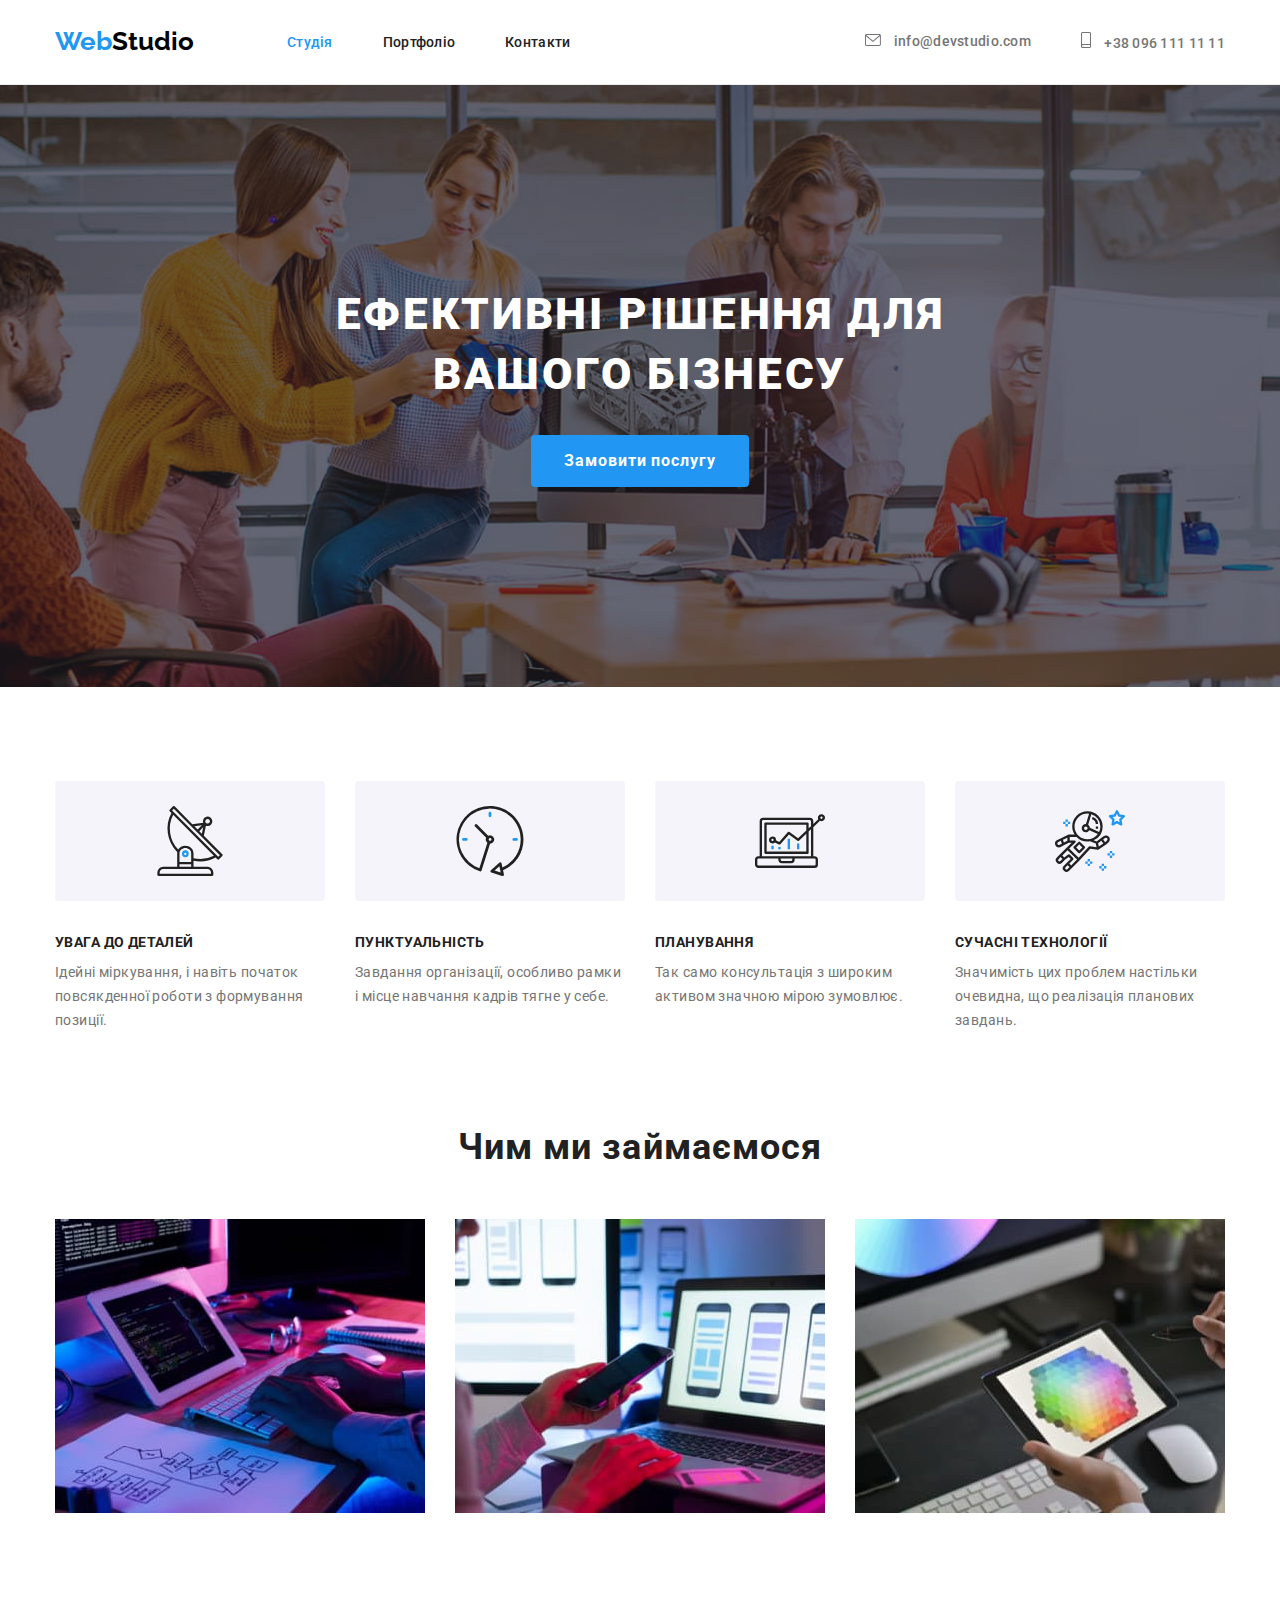
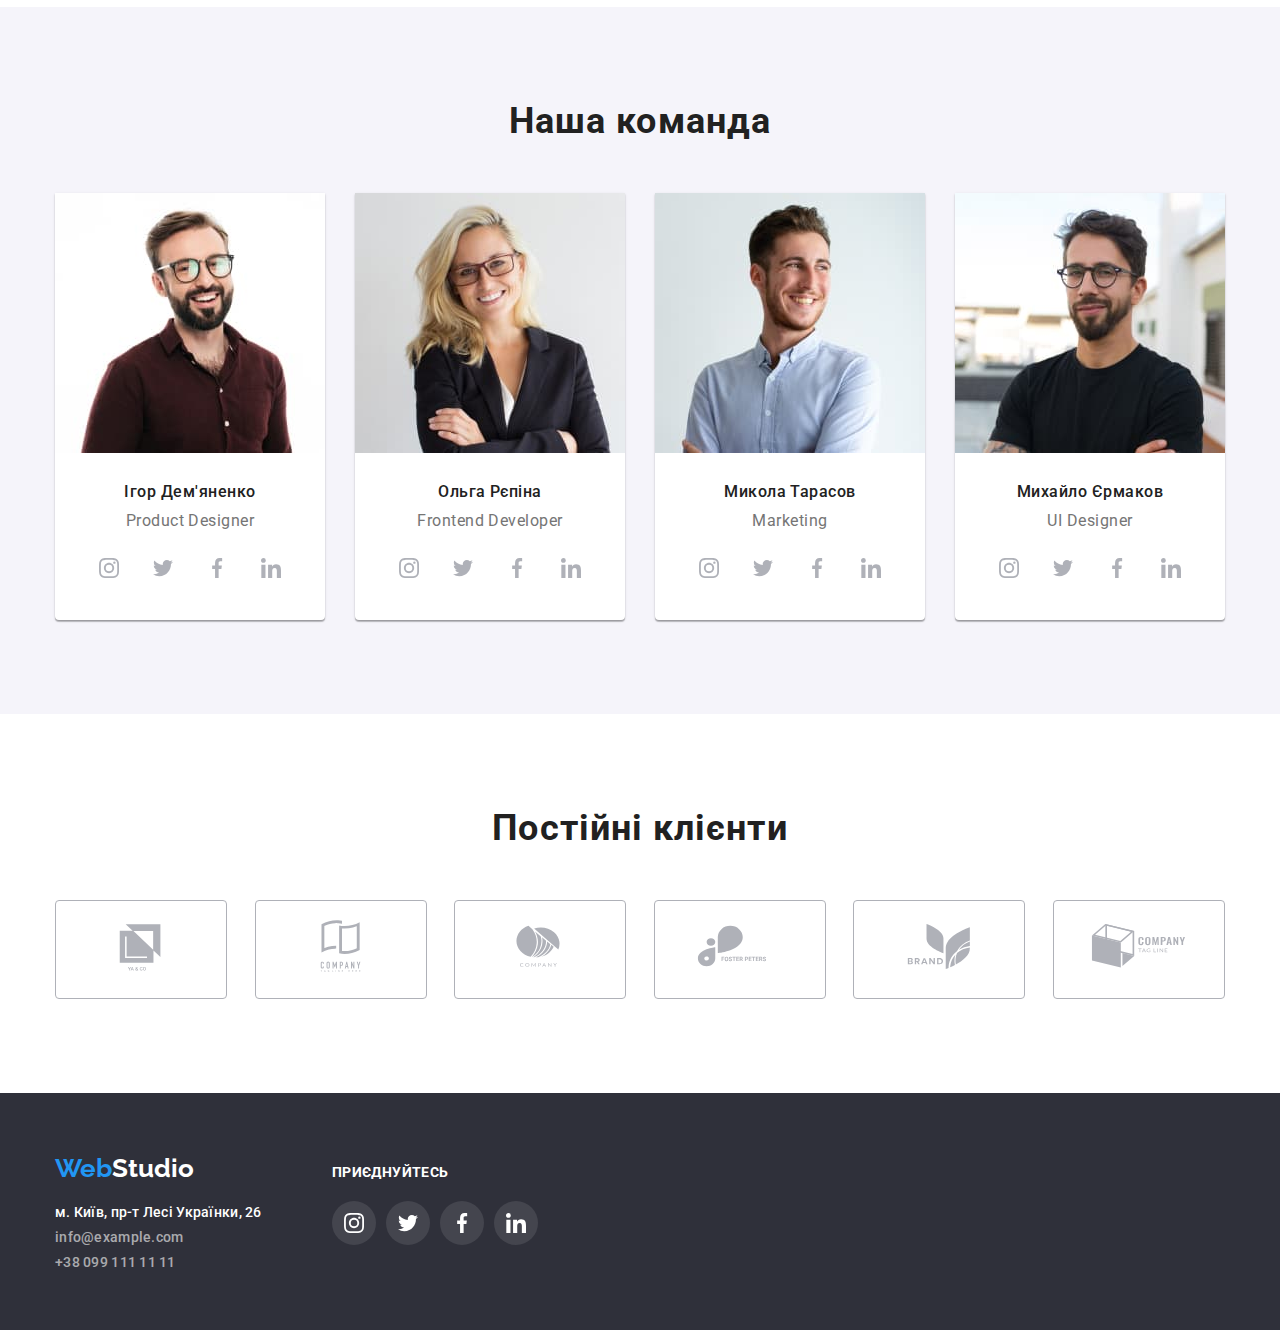
<file: index.html>
<!DOCTYPE html>
<html lang="uk">
  <head>
    <meta charset="UTF-8" />
    <meta http-equiv="X-UA-Compatible" content="IE=edge" />
    <meta name="viewport" content="width=device-width, initial-scale=1.0" />
    <title>Студія</title>
    <link rel="preconnect" href="https://fonts.googleapis.com" />
    <link rel="preconnect" href="https://fonts.gstatic.com" crossorigin />
    <link
      href="https://fonts.googleapis.com/css2?family=Raleway:wght@700&family=Roboto:wght@400;500;700;900&display=swap"
      rel="stylesheet"
    />
    <link
      rel="stylesheet"
      href="https://cdnjs.cloudflare.com/ajax/libs/modern-normalize/1.1.0/modern-normalize.min.css"
    />
    <link rel="stylesheet" href="./css/style.css" />
  </head>
  <body>
    <!-- HEADER -->
    <header class="header">
      <!-- КОНТЕЙНЕР -->
      <div class="container">
        <div class="header-flex">
          <nav class="header-nav">
            <!-- ЛОГО -->
            <a class="logo" href="./index.html"><span class="blue">Web</span>Studio</a>

            <!-- НАВІГАЦІЙНИЙ СПИСОК -->
            <ul class="nav-list list">
              <li class="nav-item"><a class="nav-link link-padding current" href="">Студія</a></li>
              <li class="nav-item">
                <a class="nav-link link-padding" href="./portfolio.html">Портфоліо</a>
              </li>
              <li class="nav-item"><a class="nav-link link-padding" href="">Контакти</a></li>
            </ul>
          </nav>

          <!-- ПОСИЛАННЯ АУТЕНТИФІКАЦІЇ -->
          <ul class="auth-list list">
            <li class="auth-item">
              <a class="auth-link link-padding" href="mailto:info@devstudio.com">
                <svg class="auth-icon" width="16" height="12">
                  <use href="./images/icons.svg#icon-envelope"></use>
                </svg>
                info@devstudio.com
              </a>
            </li>
            <li class="auth-item">
              <a class="auth-link link-padding" href="tel:+380961111111">
                <svg class="auth-icon" width="10" height="16">
                  <use href="./images/icons.svg#icon-smartphone"></use>
                </svg>
                +38 096 111 11 11
              </a>
            </li>
          </ul>
        </div>
      </div>
    </header>
    <!-- HEADER END -->
    <main>
      <!-- ГЕРОЙ -->
      <section class="hero">
        <div class="container">
          <h1 class="hero-title">
            Ефективні рішення для <br />
            вашого бізнесу
          </h1>
          <button class="hero-button" type="button">Замовити послугу</button>
        </div>
      </section>

      <!-- СИЛЬНІ СТОРОНИ -->
      <section class="section">
        <div class="container">
          <h2 class="section-title visually-hidden">Наші сильні сторони</h2>
          <ul class="pros-list list">
            <li class="pros-item antenna">
              <svg class="pros-icon" width="270" height="120">
                <use href="./images/icons.svg#icon-antenna"></use>
              </svg>
              <h3 class="pros-title">увага до деталей</h3>
              <p class="pros-text">
                Ідейні міркування, і навіть початок повсякденної роботи з формування позиції.
              </p>
            </li>
            <li class="pros-item clock">
              <svg class="pros-icon" width="270" height="120">
                <use href="./images/icons.svg#icon-clock"></use>
              </svg>
              <h3 class="pros-title">пунктуальність</h3>
              <p class="pros-text">
                Завдання організації, особливо рамки і місце навчання кадрів тягне у себе.
              </p>
            </li>
            <li class="pros-item diagram">
              <svg class="pros-icon" width="270" height="120">
                <use href="./images/icons.svg#icon-diagram"></use>
              </svg>
              <h3 class="pros-title">планування</h3>
              <p class="pros-text">
                Так само консультація з широким активом значною мірою зумовлює.
              </p>
            </li>
            <li class="pros-item astronaut">
              <svg class="pros-icon" width="270" height="120">
                <use href="./images/icons.svg#icon-astronaut"></use>
              </svg>
              <h3 class="pros-title">сучасні технології</h3>
              <p class="pros-text">
                Значимість цих проблем настільки очевидна, що реалізація планових завдань.
              </p>
            </li>
          </ul>
        </div>
      </section>

      <!-- ЧИМ ЗАЙМАЄМОСЬ -->
      <section class="section section-padding">
        <div class="container">
          <h2 class="section-title">Чим ми займаємося</h2>
          <ul class="work-list list">
            <li class="work-item">
              <img
                class="work-img"
                src="./images/index/work/keyboard1.jpg"
                alt="Программіст друкує код на клавіатурі"
                width="370"
                height="294"
              />
            </li>
            <li class="work-item">
              <img
                class="work-img"
                src="./images/index/work/phone-laptop2.jpg"
                alt="Людина тримає смартфон у лівій руці та свайпає по тачпаду правою рукою"
                width="370"
                height="294"
              />
            </li>
            <li class="work-item">
              <img
                class="work-img"
                src="./images/index/work/table3.jpg"
                alt="Дизайнер тримає планшет в лівій руці та вибирає колір на палітрі стілусом"
                width="370"
                height="294"
              />
            </li>
          </ul>
        </div>
      </section>

      <!-- НАША КОМАНДА -->
      <section class="section bg-light">
        <div class="container">
          <h2 class="section-title">Наша команда</h2>
          <ul class="team-list list">
            <li class="team-item">
              <img
                class="team-img"
                src="./images/index/team/igor1.jpg"
                alt="Фото Ігоря Дем'яненко"
                width="270"
                height="260"
              />
              <h3 class="team-title">Ігор Дем'яненко</h3>
              <p class="team-text"><span lang="en">Product Designer</span></p>
              <ul class="team-icons list">
                <li class="team-icons-item">
                  <a
                    class="team-icons-link"
                    href="https://www.instagram.com/"
                    aria-label="Instagram"
                  >
                    <svg class="team-icons-unit" width="20" height="20">
                      <use href="./images/icons.svg#icon-instagram"></use>
                    </svg>
                  </a>
                </li>
                <li class="team-icons-item">
                  <a class="team-icons-link" href="https://twitter.com/" aria-label="Twitter">
                    <svg class="team-icons-unit" width="20" height="20">
                      <use href="./images/icons.svg#icon-twitter"></use>
                    </svg>
                  </a>
                </li>
                <li class="team-icons-item">
                  <a
                    class="team-icons-link"
                    href="https://uk-ua.facebook.com/"
                    aria-label="Facebook"
                  >
                    <svg class="team-icons-unit" width="20" height="20">
                      <use href="./images/icons.svg#icon-facebook"></use>
                    </svg>
                  </a>
                </li>
                <li class="team-icons-item">
                  <a class="team-icons-link" href="https://ua.linkedin.com/" aria-label="Linked-In">
                    <svg class="team-icons-unit" width="20" height="20">
                      <use href="./images/icons.svg#icon-linkedin"></use>
                    </svg>
                  </a>
                </li>
              </ul>
            </li>
            <li class="team-item">
              <img
                class="team-img"
                src="./images/index/team/olga2.jpg"
                alt="Фото Ольги Рєпіної"
                width="270"
                height="260"
              />
              <h3 class="team-title">Ольга Рєпіна</h3>
              <p class="team-text"><span lang="en">Frontend Developer</span></p>
              <ul class="team-icons list">
                <li class="team-icons-item">
                  <a
                    class="team-icons-link"
                    href="https://www.instagram.com/"
                    aria-label="Instagram"
                  >
                    <svg class="team-icons-unit" width="20" height="20">
                      <use href="./images/icons.svg#icon-instagram"></use>
                    </svg>
                  </a>
                </li>
                <li class="team-icons-item">
                  <a class="team-icons-link" href="https://twitter.com/" aria-label="Twitter">
                    <svg class="team-icons-unit" width="20" height="20">
                      <use href="./images/icons.svg#icon-twitter"></use>
                    </svg>
                  </a>
                </li>
                <li class="team-icons-item">
                  <a
                    class="team-icons-link"
                    href="https://uk-ua.facebook.com/"
                    aria-label="Facebook"
                  >
                    <svg class="team-icons-unit" width="20" height="20">
                      <use href="./images/icons.svg#icon-facebook"></use>
                    </svg>
                  </a>
                </li>
                <li class="team-icons-item">
                  <a class="team-icons-link" href="https://ua.linkedin.com/" aria-label="Linked-In">
                    <svg class="team-icons-unit" width="20" height="20">
                      <use href="./images/icons.svg#icon-linkedin"></use>
                    </svg>
                  </a>
                </li>
              </ul>
            </li>
            <li class="team-item">
              <img
                class="team-img"
                src="./images/index/team/mikola3.jpg"
                alt="Фото Миколи Тарасова"
                width="270"
                height="260"
              />
              <h3 class="team-title">Микола Тарасов</h3>
              <p class="team-text"><span lang="en">Marketing</span></p>
              <ul class="team-icons list">
                <li class="team-icons-item">
                  <a
                    class="team-icons-link"
                    href="https://www.instagram.com/"
                    aria-label="Instagram"
                  >
                    <svg class="team-icons-unit" width="20" height="20">
                      <use href="./images/icons.svg#icon-instagram"></use>
                    </svg>
                  </a>
                </li>
                <li class="team-icons-item">
                  <a class="team-icons-link" href="https://twitter.com/" aria-label="Twitter">
                    <svg class="team-icons-unit" width="20" height="20">
                      <use href="./images/icons.svg#icon-twitter"></use>
                    </svg>
                  </a>
                </li>
                <li class="team-icons-item">
                  <a
                    class="team-icons-link"
                    href="https://uk-ua.facebook.com/"
                    aria-label="Facebook"
                  >
                    <svg class="team-icons-unit" width="20" height="20">
                      <use href="./images/icons.svg#icon-facebook"></use>
                    </svg>
                  </a>
                </li>
                <li class="team-icons-item">
                  <a class="team-icons-link" href="https://ua.linkedin.com/" aria-label="Linked-In">
                    <svg class="team-icons-unit" width="20" height="20">
                      <use href="./images/icons.svg#icon-linkedin"></use>
                    </svg>
                  </a>
                </li>
              </ul>
            </li>
            <li class="team-item">
              <img
                class="team-img"
                src="./images/index/team/mihaylo4.jpg"
                alt="Фото Михайла Єрмакова"
                width="270"
                height="260"
              />
              <h3 class="team-title">Михайло Єрмаков</h3>
              <p class="team-text"><span lang="en">UI Designer</span></p>
              <ul class="team-icons list">
                <li class="team-icons-item">
                  <a
                    class="team-icons-link"
                    href="https://www.instagram.com/"
                    aria-label="Instagram"
                  >
                    <svg class="team-icons-unit" width="20" height="20">
                      <use href="./images/icons.svg#icon-instagram"></use>
                    </svg>
                  </a>
                </li>
                <li class="team-icons-item">
                  <a class="team-icons-link" href="https://twitter.com/" aria-label="Twitter">
                    <svg class="team-icons-unit" width="20" height="20">
                      <use href="./images/icons.svg#icon-twitter"></use>
                    </svg>
                  </a>
                </li>
                <li class="team-icons-item">
                  <a
                    class="team-icons-link"
                    href="https://uk-ua.facebook.com/"
                    aria-label="Facebook"
                  >
                    <svg class="team-icons-unit" width="20" height="20">
                      <use href="./images/icons.svg#icon-facebook"></use>
                    </svg>
                  </a>
                </li>
                <li class="team-icons-item">
                  <a class="team-icons-link" href="https://ua.linkedin.com/" aria-label="Linked-In">
                    <svg class="team-icons-unit" width="20" height="20">
                      <use href="./images/icons.svg#icon-linkedin"></use>
                    </svg>
                  </a>
                </li>
              </ul>
            </li>
          </ul>
        </div>
      </section>

      <!-- Постійні клієнти -->
      <section class="section">
        <div class="container">
          <h2 class="section-title">Постійні клієнти</h2>
          <ul class="clients-list list">
            <li class="clients-item">
              <a class="clients-link" href="">
                <svg class="clients-icon" width="106" height="60">
                  <use href="./images/icons.svg#icon-yaco"></use>
                </svg>
              </a>
            </li>
            <li class="clients-item">
              <a class="clients-link" href="">
                <svg class="clients-icon" width="106" height="60">
                  <use href="./images/icons.svg#icon-comp-og"></use>
                </svg>
              </a>
            </li>
            <li class="clients-item">
              <a class="clients-link" href="">
                <svg class="clients-icon" width="106" height="60">
                  <use href="./images/icons.svg#icon-company-og"></use>
                </svg>
              </a>
            </li>
            <li class="clients-item">
              <a class="clients-link" href="">
                <svg class="clients-icon" width="106" height="60">
                  <use href="./images/icons.svg#icon-foster-og"></use>
                </svg>
              </a>
            </li>
            <li class="clients-item">
              <a class="clients-link" href="">
                <svg class="clients-icon" width="106" height="60">
                  <use href="./images/icons.svg#icon-brand"></use>
                </svg>
              </a>
            </li>
            <li class="clients-item">
              <a class="clients-link" href="">
                <svg class="clients-icon" width="106" height="60">
                  <use href="./images/icons.svg#icon-tagline"></use>
                </svg>
              </a>
            </li>
          </ul>
        </div>
      </section>
    </main>

    <!-- FOOTER -->
    <footer class="footer">
      <div class="container footer-container">
        <!-- Адреса -->
        <address class="footer-address">
          <a class="logo color-white margin-logo" href=""><span class="blue">Web</span>Studio</a>
          <ul class="nav-list list list-block">
            <li class="nav-item">
              <a
                class="nav-link color-white"
                href="https://www.google.com.ua/maps/place/%D0%B1%D1%83%D0%BB.+%D0%9B%D0%B5%D1%81%D0%B8+%D0%A3%D0%BA%D1%80%D0%B0%D0%B8%D0%BD%D0%BA%D0%B8,+26,+%D0%9A%D0%B8%D0%B5%D0%B2,+02000/@50.4265847,30.537711,17.5z/data=!4m5!3m4!1s0x40d4cf0e033ecbe9:0x57a4dffefec77da0!8m2!3d50.4265807!4d30.5383858?hl=ru"
                >м. Київ, пр-т Лесі Українки, 26
              </a>
            </li>
            <li class="nav-item">
              <a class="nav-link color-rgba" href="mailto:info@example.com">info@example.com</a>
            </li>
            <li class="nav-item">
              <a class="nav-link color-rgba" href="tel:+380991111111">+38 099 111 11 11</a>
            </li>
          </ul>
        </address>

        <!-- Соціальні мережі -->
        <div class="social-links">
          <b class="social-links-text">приєднуйтесь</b>
          <ul class="social-links-list list">
            <li class="social-list-item">
              <a class="social-list-link" href="https://www.instagram.com/" aria-label="Instagram">
                <svg class="social-list-icons" width="20" height="20">
                  <use href="./images/icons.svg#icon-instagram"></use>
                </svg>
              </a>
            </li>
            <li class="social-list-item">
              <a class="social-list-link" href="https://twitter.com/" aria-label="Twitter">
                <svg class="social-list-icons" width="20" height="20">
                  <use href="./images/icons.svg#icon-twitter"></use>
                </svg>
              </a>
            </li>
            <li class="social-list-item">
              <a class="social-list-link" href="https://uk-ua.facebook.com/" aria-label="Facebook">
                <svg class="social-list-icons" width="20" height="20">
                  <use href="./images/icons.svg#icon-facebook"></use>
                </svg>
              </a>
            </li>
            <li class="social-list-item">
              <a class="social-list-link" href="https://ua.linkedin.com/" aria-label="Linked-In">
                <svg class="social-list-icons" width="20" height="20">
                  <use href="./images/icons.svg#icon-linkedin"></use>
                </svg>
              </a>
            </li>
          </ul>
        </div>
      </div>
    </footer>
    <!-- FOOTER END-->
  </body>
</html>
</file>
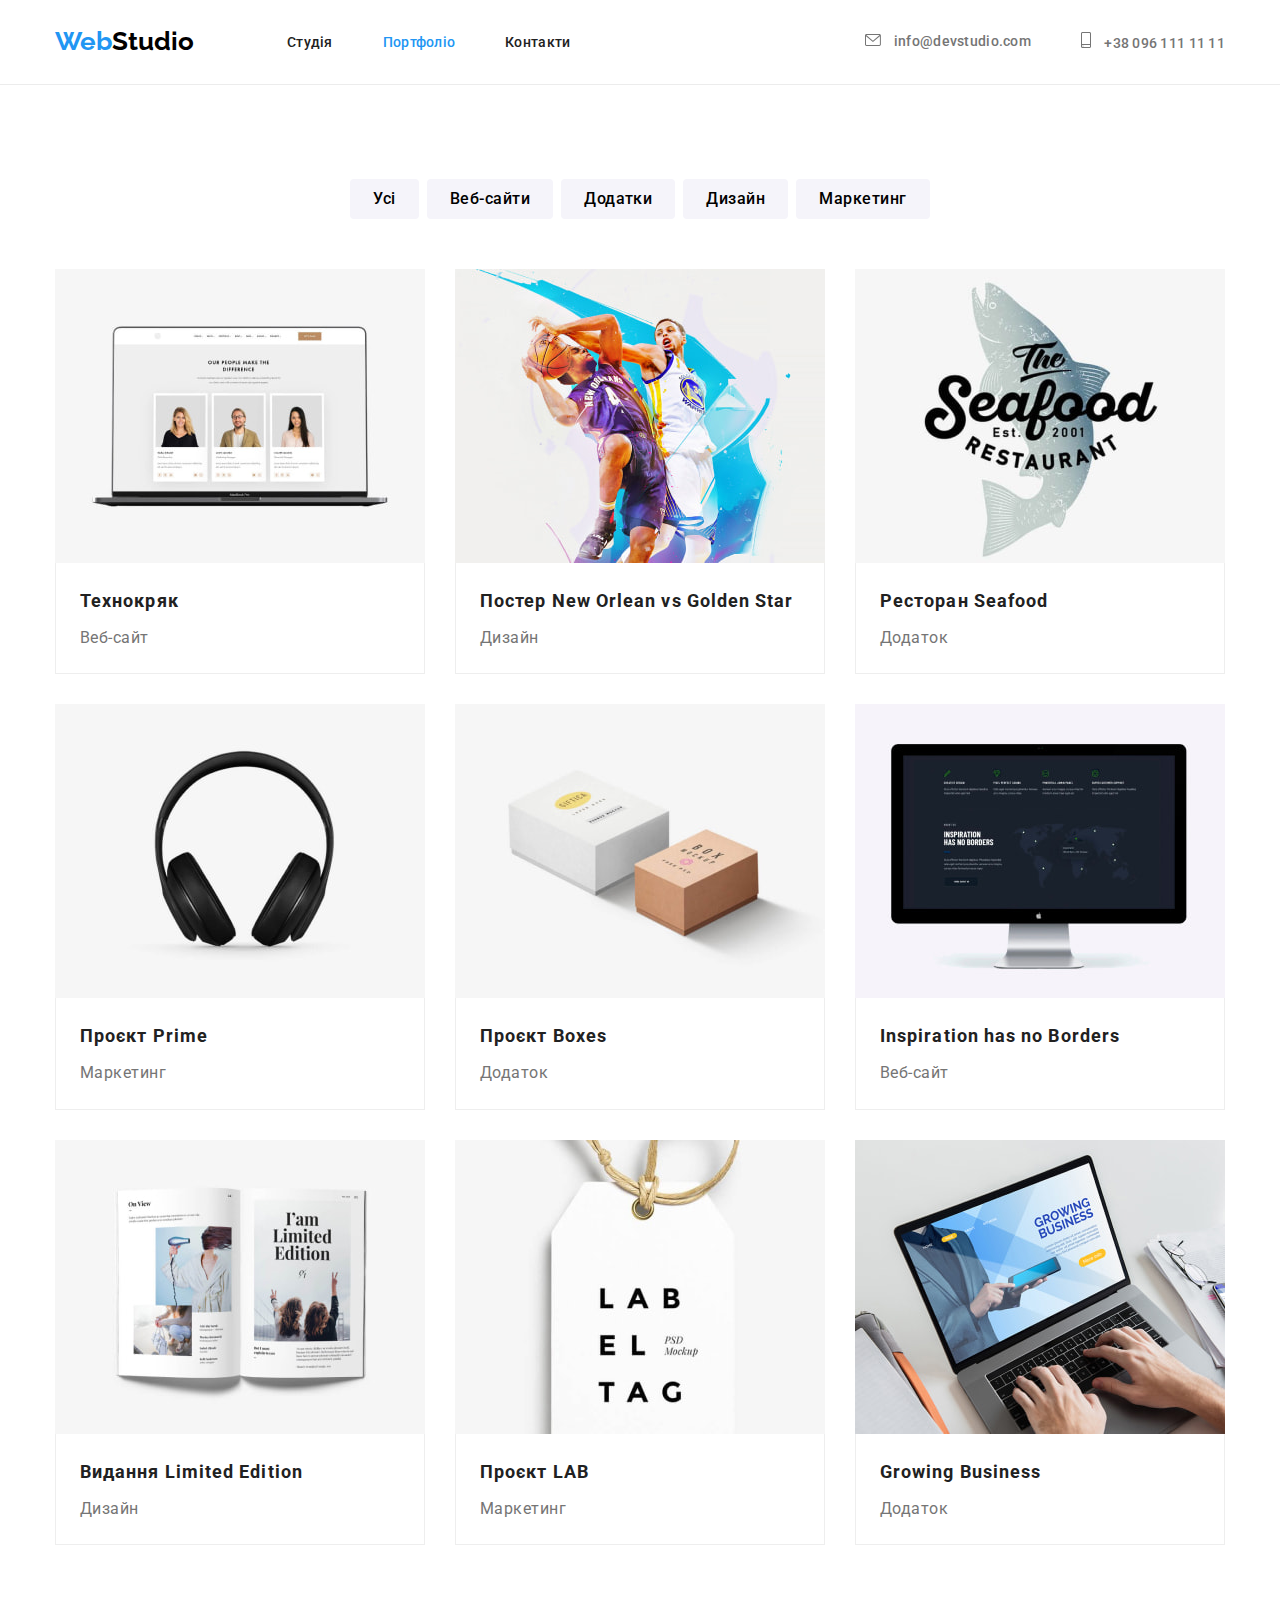
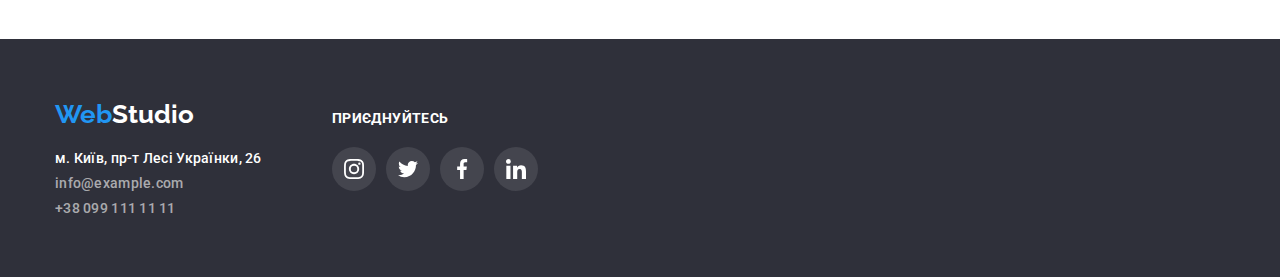
<file: portfolio.html>
<!DOCTYPE html>
<html lang="uk">
  <head>
    <meta charset="UTF-8" />
    <meta http-equiv="X-UA-Compatible" content="IE=edge" />
    <meta name="viewport" content="width=device-width, initial-scale=1.0" />
    <title>Портфоліо</title>
    <link rel="preconnect" href="https://fonts.googleapis.com" />
    <link rel="preconnect" href="https://fonts.gstatic.com" crossorigin />
    <link
      href="https://fonts.googleapis.com/css2?family=Raleway:wght@700&family=Roboto:wght@400;500;700;900&display=swap"
      rel="stylesheet"
    />
    <link
      rel="stylesheet"
      href="https://cdnjs.cloudflare.com/ajax/libs/modern-normalize/1.1.0/modern-normalize.min.css"
    />
    <link rel="stylesheet" href="./css/style.css" />
  </head>
  <body>
    <!-- HEADER -->
    <header class="header">
      <!-- КОНТЕЙНЕР -->
      <div class="container">
        <div class="header-flex">
          <nav class="header-nav">
            <!-- ЛОГО -->
            <a class="logo" href="./index.html"><span class="blue">Web</span>Studio</a>

            <!-- НАВІГАЦІЙНИЙ СПИСОК -->
            <ul class="nav-list list">
              <li class="nav-item">
                <a class="nav-link link-padding" href="./index.html">Студія</a>
              </li>
              <li class="nav-item">
                <a class="nav-link link-padding current" href="">Портфоліо</a>
              </li>
              <li class="nav-item"><a class="nav-link link-padding" href="">Контакти</a></li>
            </ul>
          </nav>

          <!-- ПОСИЛАННЯ АУТЕНТИФІКАЦІЇ -->
          <ul class="auth-list list">
            <li class="auth-item">
              <a class="auth-link link-padding" href="mailto:info@devstudio.com">
                <svg class="auth-icon" width="16" height="12">
                  <use href="./images/icons.svg#icon-envelope"></use>
                </svg>
                info@devstudio.com
              </a>
            </li>
            <li class="auth-item">
              <a class="auth-link link-padding" href="tel:+380961111111">
                <svg class="auth-icon" width="10" height="16">
                  <use href="./images/icons.svg#icon-smartphone"></use>
                </svg>
                +38 096 111 11 11
              </a>
            </li>
          </ul>
        </div>
      </div>
    </header>
    <!-- HEADER END -->
    <main>
      <section class="section">
        <div class="container">
          <!-- ФІЛЬТР -->
          <h1 class="section-title visually-hidden">Приклади наших проектів</h1>
          <ul class="filter-list list">
            <li class="filter-item"><button class="filter-btn" type="button">Усі</button></li>
            <li class="filter-item"><button class="filter-btn" type="button">Веб-сайти</button></li>
            <li class="filter-item"><button class="filter-btn" type="button">Додатки</button></li>
            <li class="filter-item"><button class="filter-btn" type="button">Дизайн</button></li>
            <li class="filter-item"><button class="filter-btn" type="button">Маркетинг</button></li>
          </ul>

          <!-- PROJECTS -->
          <ul class="projects-list list">
            <li class="projects-item">
              <a class="projects-link" href="">
                <img
                  class="projects-img"
                  src="./images/portfolio/laptop.jpg"
                  alt="Ноутбук"
                  width="370"
                  height="294"
                />
                <div class="projects-border">
                  <h2 class="projects-title">Технокряк</h2>
                  <p class="projects-text">Веб-сайт</p>
                </div>
              </a>
            </li>
            <li class="projects-item">
              <a class="projects-link" href="">
                <img
                  class="projects-img"
                  src="./images/portfolio/basketball-players.jpg"
                  alt="Постер баскетбольного матчу New Orlean проти Golden Star"
                  width="370"
                  height="294"
                />
                <div class="projects-border">
                  <h2 class="projects-title">Постер New Orlean vs Golden Star</h2>
                  <p class="projects-text">Дизайн</p>
                </div>
              </a>
            </li>
            <li class="projects-item">
              <a class="projects-link" href="">
                <img
                  class="projects-img"
                  src="./images/portfolio/seafood.jpg"
                  alt="Логотип ресторану Seafood"
                  width="370"
                  height="294"
                />
                <div class="projects-border">
                  <h2 class="projects-title">Ресторан Seafood</h2>
                  <p class="projects-text">Додаток</p>
                </div>
              </a>
            </li>
            <li class="projects-item">
              <a class="projects-link" href="">
                <img
                  class="projects-img"
                  src="./images/portfolio/headphone.jpg"
                  alt="Навушники"
                  width="370"
                  height="294"
                />
                <div class="projects-border">
                  <h2 class="projects-title">Проєкт Prime</h2>
                  <p class="projects-text">Маркетинг</p>
                </div>
              </a>
            </li>
            <li class="projects-item">
              <a class="projects-link" href="">
                <img
                  class="projects-img"
                  src="./images/portfolio/boxes.jpg"
                  alt="Дві коробочки, одна поменьше коричневого кольору, друга побільше білого кольору"
                  width="370"
                  height="294"
                />
                <div class="projects-border">
                  <h2 class="projects-title">Проєкт Boxes</h2>
                  <p class="projects-text">Додаток</p>
                </div>
              </a>
            </li>
            <li class="projects-item">
              <a class="projects-link" href="">
                <img
                  class="projects-img"
                  src="./images/portfolio/monitor.jpg"
                  alt="Монітор від Apple"
                  width="370"
                  height="294"
                />
                <div class="projects-border">
                  <h2 class="projects-title">Inspiration has no Borders</h2>
                  <p class="projects-text">Веб-сайт</p>
                </div>
              </a>
            </li>
            <li class="projects-item">
              <a class="projects-link" href="">
                <img
                  class="projects-img"
                  src="./images/portfolio/book.jpg"
                  alt="Книга 'I`m Limited Edition'"
                  width="370"
                  height="294"
                />
                <div class="projects-border">
                  <h2 class="projects-title">Видання Limited Edition</h2>
                  <p class="projects-text">Дизайн</p>
                </div>
              </a>
            </li>
            <li class="projects-item">
              <a class="projects-link" href="">
                <img
                  class="projects-img"
                  src="./images/portfolio/tag.jpg"
                  alt="Біла бірка з написом"
                  width="370"
                  height="294"
                />
                <div class="projects-border">
                  <h2 class="projects-title">Проєкт LAB</h2>
                  <p class="projects-text">Маркетинг</p>
                </div>
              </a>
            </li>
            <li class="projects-item">
              <a class="projects-link" href="">
                <img
                  class="projects-img"
                  src="./images/portfolio/writing-laptop.jpg"
                  alt="Ноутбук, на якому друкують текст"
                  width="370"
                  height="294"
                />
                <div class="projects-border">
                  <h2 class="projects-title">Growing Business</h2>
                  <p class="projects-text">Додаток</p>
                </div>
              </a>
            </li>
          </ul>
        </div>
      </section>
    </main>

    <!-- FOOTER -->
    <footer class="footer">
      <div class="container footer-container">
        <!-- Адреса -->
        <address class="footer-address">
          <a class="logo color-white margin-logo" href=""><span class="blue">Web</span>Studio</a>
          <ul class="nav-list list list-block">
            <li class="nav-item">
              <a
                class="nav-link color-white"
                href="https://www.google.com.ua/maps/place/%D0%B1%D1%83%D0%BB.+%D0%9B%D0%B5%D1%81%D0%B8+%D0%A3%D0%BA%D1%80%D0%B0%D0%B8%D0%BD%D0%BA%D0%B8,+26,+%D0%9A%D0%B8%D0%B5%D0%B2,+02000/@50.4265847,30.537711,17.5z/data=!4m5!3m4!1s0x40d4cf0e033ecbe9:0x57a4dffefec77da0!8m2!3d50.4265807!4d30.5383858?hl=ru"
                >м. Київ, пр-т Лесі Українки, 26
              </a>
            </li>
            <li class="nav-item">
              <a class="nav-link color-rgba" href="mailto:info@example.com">info@example.com</a>
            </li>
            <li class="nav-item">
              <a class="nav-link color-rgba" href="tel:+380991111111">+38 099 111 11 11</a>
            </li>
          </ul>
        </address>

        <!-- Соціальні мережі -->
        <div class="social-links">
          <b class="social-links-text">приєднуйтесь</b>
          <ul class="social-links-list list">
            <li class="social-list-item">
              <a class="social-list-link" href="https://www.instagram.com/" aria-label="Instagram">
                <svg class="social-list-icons" width="20" height="20">
                  <use href="./images/icons.svg#icon-instagram"></use>
                </svg>
              </a>
            </li>
            <li class="social-list-item">
              <a class="social-list-link" href="https://twitter.com/" aria-label="Twitter">
                <svg class="social-list-icons" width="20" height="20">
                  <use href="./images/icons.svg#icon-twitter"></use>
                </svg>
              </a>
            </li>
            <li class="social-list-item">
              <a class="social-list-link" href="https://uk-ua.facebook.com/" aria-label="Facebook">
                <svg class="social-list-icons" width="20" height="20">
                  <use href="./images/icons.svg#icon-facebook"></use>
                </svg>
              </a>
            </li>
            <li class="social-list-item">
              <a class="social-list-link" href="https://ua.linkedin.com/" aria-label="Linked-In">
                <svg class="social-list-icons" width="20" height="20">
                  <use href="./images/icons.svg#icon-linkedin"></use>
                </svg>
              </a>
            </li>
          </ul>
        </div>
      </div>
    </footer>
    <!-- FOOTER END-->
  </body>
</html>
</file>
<file: css/style.css>
:root {
  /* text colors */
  --main-color: #212121;
  --secondary-color: #757575;
  --active-color: #2196f3;
  --white-color: #ffffff;
  --link-color-rgba-60: rgba(255, 255, 255, 0.6);
  --icon-color: #afb1b8;
  --social-links-rgba-10: rgba(255, 255, 255, 0.1);
  /* background color */
  --bg-dark: #2f303a;
  --bg-light: #f5f4fa;
  --border-color: #eeeeee;
  --header-line: #ececec;
  /* fonts */
  --main-font: 'Roboto', sans-serif;
  --secondary-font: 'Raleway', sans-serif;
}
body {
  color: var(--main-color);
  font-family: var(--main-font);
}
h1,
h2,
h3,
h4,
h5,
h6,
ul,
p {
  margin: 0;
  padding: 0;
}
img {
  display: block;
}
.visually-hidden {
  position: absolute;
  white-space: nowrap;
  width: 1px;
  height: 1px;
  overflow: hidden;
  border: 0;
  padding: 0;
  clip: rect(0 0 0 0);
  clip-path: inset(50%);
  margin: -1px;
}
/* INDEX.HTML */

/* HEADER */
.header {
  border-bottom: 1px solid var(--header-line);
}
/* КОНТЕЙНЕР  */
.container {
  width: 1200px;
  margin: 0 auto;
  padding: 0 15px;
}
.header-flex {
  display: flex;
  justify-content: space-between;
  align-items: center;
}
.header-nav {
  display: flex;
  align-items: center;
}
.logo {
  color: #000000;
  font-family: 'Raleway', sans-serif;

  font-weight: 700;
  font-size: 26px;
  line-height: 1.2;

  text-decoration: none;
}
.blue {
  color: var(--active-color);
}
.list {
  list-style: none;
}
.nav-list {
  display: flex;

  margin-left: 93px;
}
.nav-item {
  margin-left: 50px;
}
.nav-item:first-child {
  margin-left: 0;
}
.nav-link {
  display: block;

  font-weight: 500;
  font-size: 14px;
  line-height: 1.15;
  letter-spacing: 0.02em;

  color: var(--main-color);

  text-decoration: none;
}
.link-padding {
  padding: 32px 0;
}
.nav-list .nav-link.current {
  color: var(--active-color);
}
.nav-link:hover,
.nav-link:focus {
  color: var(--active-color);
}
.auth-list {
  display: flex;
  align-items: center;
}
.auth-item {
}
.auth-item + .auth-item {
  margin-left: 50px;
}
.auth-link {
  display: block;
  font-weight: 500;
  font-size: 14px;
  line-height: 1.14;
  letter-spacing: 0.02em;

  color: var(--secondary-color);

  text-decoration: none;
}
.auth-link:hover,
.auth-link:focus {
  color: var(--active-color);
  fill: var(--active-color);
}
.auth-icon {
  margin-right: 10px;

  fill: var(--secondary-color);
}

.auth-link:hover .auth-icon {
  fill: var(--active-color);
}
.auth-link:focus .auth-icon {
  fill: var(--active-color);
}

/* ГЕРОЙ */
.hero {
  background-color: var(--bg-dark);
  background-image: linear-gradient(rgba(47, 48, 58, 0.4), rgba(47, 48, 58, 0.4)),
    url('../images/index/hero/bg-hero-sq.jpg');
  background-repeat: no-repeat;
  background-position: center;
  background-size: cover;
  max-width: 1600px;

  text-align: center;
  margin: 0 auto;
  padding: 200px 0;
}
.hero-title {
  font-weight: 900;
  font-size: 44px;
  line-height: 1.36;

  letter-spacing: 0.06em;
  text-transform: uppercase;

  color: var(--white-color);

  margin-bottom: 30px;
}
.hero-button {
  font-family: inherit;
  font-weight: 700;
  font-size: 16px;
  line-height: 1.9;
  letter-spacing: 0.06em;

  color: var(--white-color);
  background-color: var(--active-color);

  padding: 10px 32px;
  min-width: 216px;
  border-radius: 4px;
  border: 1px solid transparent;

  cursor: pointer;
}

/* СИЛЬНІ СТОРОНИ */

/* яке повторюється */
.section {
  padding: 94px 0;
}
.section-padding {
  padding-top: 0;
}
.section-title {
  font-weight: 700;
  font-size: 36px;
  line-height: 1.16;
  text-align: center;
  letter-spacing: 0.03em;

  margin-bottom: 50px;
}
/* ////яке повторюється */

.pros-list {
  display: flex;
  justify-content: space-between;
}
.pros-item {
  width: calc((100% - 90px) / 4);
}
.pros-icon {
  border-radius: 4px;

  background-color: var(--bg-light);

  margin-bottom: 30px;
}

/* .pros-item::before {
  content: '';
  display: block;
  height: 120px;
  border-radius: 4px;

  background-color: var(--bg-light);
  background-repeat: no-repeat;
  background-size: 70px 70px;
  background-position: center;

  margin-bottom: 30px;
}
.antenna:before {
  background-image: url('../images/index/strengths/antenna.svg');
}
.clock::before {
  background-image: url('../images/index/strengths/clock.svg');
}
.diagram::before {
  background-image: url('../images/index/strengths/diagram.svg');
}
.astronaut:before {
  background-image: url('../images/index/strengths/astronaut.svg');
} */

.pros-title {
  font-weight: 700;
  font-size: 14px;
  line-height: 1.14;
  letter-spacing: 0.03em;
  text-transform: uppercase;

  margin-bottom: 10px;
}
.pros-text {
  font-size: 14px;
  line-height: 1.71;

  letter-spacing: 0.03em;

  color: var(--secondary-color);
}

/* ЧИМ ЗАЙМАЄМОСЬ */
.work-list {
  display: flex;
  justify-content: space-between;
}
.work-item {
}
.work-img {
}

/* НАША КОМАНДА */
.bg-light {
  background-color: var(--bg-light);
}
.team-list {
  display: flex;
  justify-content: space-between;
}
.team-item {
  background-color: var(--white-color);

  box-shadow: 0px 1px 3px rgba(0, 0, 0, 0.12), 0px 1px 1px rgba(0, 0, 0, 0.14),
    0px 2px 1px rgba(0, 0, 0, 0.2);
  border-radius: 0px 0px 4px 4px;
}
.team-img {
  margin-bottom: 30px;
}
.team-title {
  font-weight: 500;
  font-size: 16px;
  line-height: 1.18;
  letter-spacing: 0.03em;

  text-align: center;

  margin-bottom: 10px;
}
.team-text {
  font-size: 16px;
  line-height: 1.18;
  letter-spacing: 0.03em;

  text-align: center;

  color: var(--secondary-color);

  margin-bottom: 16px;
}
.team-icons {
  display: flex;
  justify-content: center;
  align-items: center;
  margin-bottom: 30px;
}
.team-icons-item + .team-icons-item {
  margin-left: 10px;
}
.team-icons-link {
  display: block;

  padding: 12px;

  border-radius: 50%;

  color: var(--white-color);
}
.team-icons-link:hover,
.team-icons-link:focus {
  background-color: var(--active-color);
}
.team-icons-link:focus .team-icons-unit {
  fill: currentColor;
}
.team-icons-link:hover .team-icons-unit {
  fill: currentColor;
}

.team-icons-unit {
  display: block;

  fill: var(--icon-color);
}

/* Постійні клієнти */
.clients-list {
  display: flex;
  justify-content: space-between;
  align-items: center;
}
.clients-link {
  display: block;
  padding: 16px 32px;
  fill: var(--icon-color);
  border: 1px solid var(--icon-color);
  border-radius: 4px;
}
.clients-link:hover,
.clients-link:focus {
  border: 1px solid var(--active-color);
  fill: var(--active-color);
}
/* FOOTER */

.footer {
  background-color: var(--bg-dark);
  padding: 60px 0;
}
.color-white {
  color: var(--white-color);
}
.color-rgba {
  color: var(--link-color-rgba-60);
}
.footer-address {
  font-style: normal;
}
.list-block {
  display: block;
  margin-left: 0;
}
.list-block > .nav-item {
  margin-left: 0;
  margin-bottom: 9px;
}
.list-block > .nav-item:last-child {
  margin-bottom: 0;
}
.margin-logo {
  display: inline-block;
  margin-bottom: 20px;
}

.footer-container {
  display: flex;
  align-items: baseline;
}
.social-links {
  margin-left: 70px;
}
.social-links-text {
  display: block;
  font-weight: 700;
  font-size: 14px;
  line-height: 1.14;
  letter-spacing: 0.03em;
  text-transform: uppercase;

  color: var(--white-color);

  margin-bottom: 20px;
}
.social-links-list {
  display: flex;
}
.social-list-item {
  margin-left: 10px;
}
.social-list-item:first-child {
  margin-left: 0;
}
.social-list-link {
  display: block;
  padding: 12px;
  border-radius: 50%;

  color: var(--white-color);
  background-color: var(--social-links-rgba-10);
}
.social-list-link:hover,
.social-list-link:focus {
  background-color: var(--active-color);
}
.social-list-icons {
  display: block;
  fill: currentColor;
}
/* END ///INDEX.HTML */

/* PORTFOLIO.HTML */

/* Фільтр */

.filter-list {
  display: flex;
  justify-content: center;
  margin-bottom: 50px;
}
.filter-item {
  display: inline-block;
}
.filter-item + .filter-item {
  margin-left: 8px;
}
.filter-btn {
  font-family: inherit;
  font-weight: 500;
  font-size: 16px;
  line-height: 1.62;

  background-color: var(--bg-light);

  text-align: center;
  letter-spacing: 0.03em;

  border: 1px solid transparent;
  border-radius: 4px;
  padding: 6px 22px;

  cursor: pointer;
}
.filter-btn:hover,
.filter-btn:focus {
  color: var(--white-color);
  background-color: var(--active-color);
  box-shadow: 0px 3px 1px rgba(0, 0, 0, 0.1), 0px 1px 2px rgba(0, 0, 0, 0.08),
    0px 2px 2px rgba(0, 0, 0, 0.12);

  border: 1px solid var(--active-color);
}
/* Приклади проектів */
.projects-list {
  display: flex;
  flex-wrap: wrap;
}
.projects-item {
  width: calc((100% - 60px) / 3);
  margin-right: 30px;
  margin-bottom: 30px;
}
.projects-item:hover,
.projects-item:focus {
  box-shadow: 0px 1px 1px rgba(0, 0, 0, 0.12), 0px 4px 4px rgba(0, 0, 0, 0.06),
    1px 4px 6px rgba(0, 0, 0, 0.16);
}
.projects-border {
  border-bottom: 1px solid var(--border-color);
  border-right: 1px solid var(--border-color);
  border-left: 1px solid var(--border-color);
}
.projects-item:nth-child(3n) {
  margin-right: 0;
}
.projects-item:nth-last-child(-n + 3) {
  margin-bottom: 0px;
}
.projects-link {
  font-weight: 700;
  font-size: 18px;
  line-height: 2;

  letter-spacing: 0.06em;
  text-decoration: none;

  color: var(--main-color);
}
.projects-img {
}
.projects-title {
  font-weight: 700;
  font-size: 18px;
  line-height: 2;
  letter-spacing: 0.06em;

  padding: 20px 0 0 24px;
  margin-bottom: 4px;
}
.projects-text {
  font-weight: 400;
  font-size: 16px;
  line-height: 1.9;
  letter-spacing: 0.03em;

  padding-left: 24px;
  margin-bottom: 20px;

  color: var(--secondary-color);
}
/* END //PORTFOLIO.HTML */
</file>
